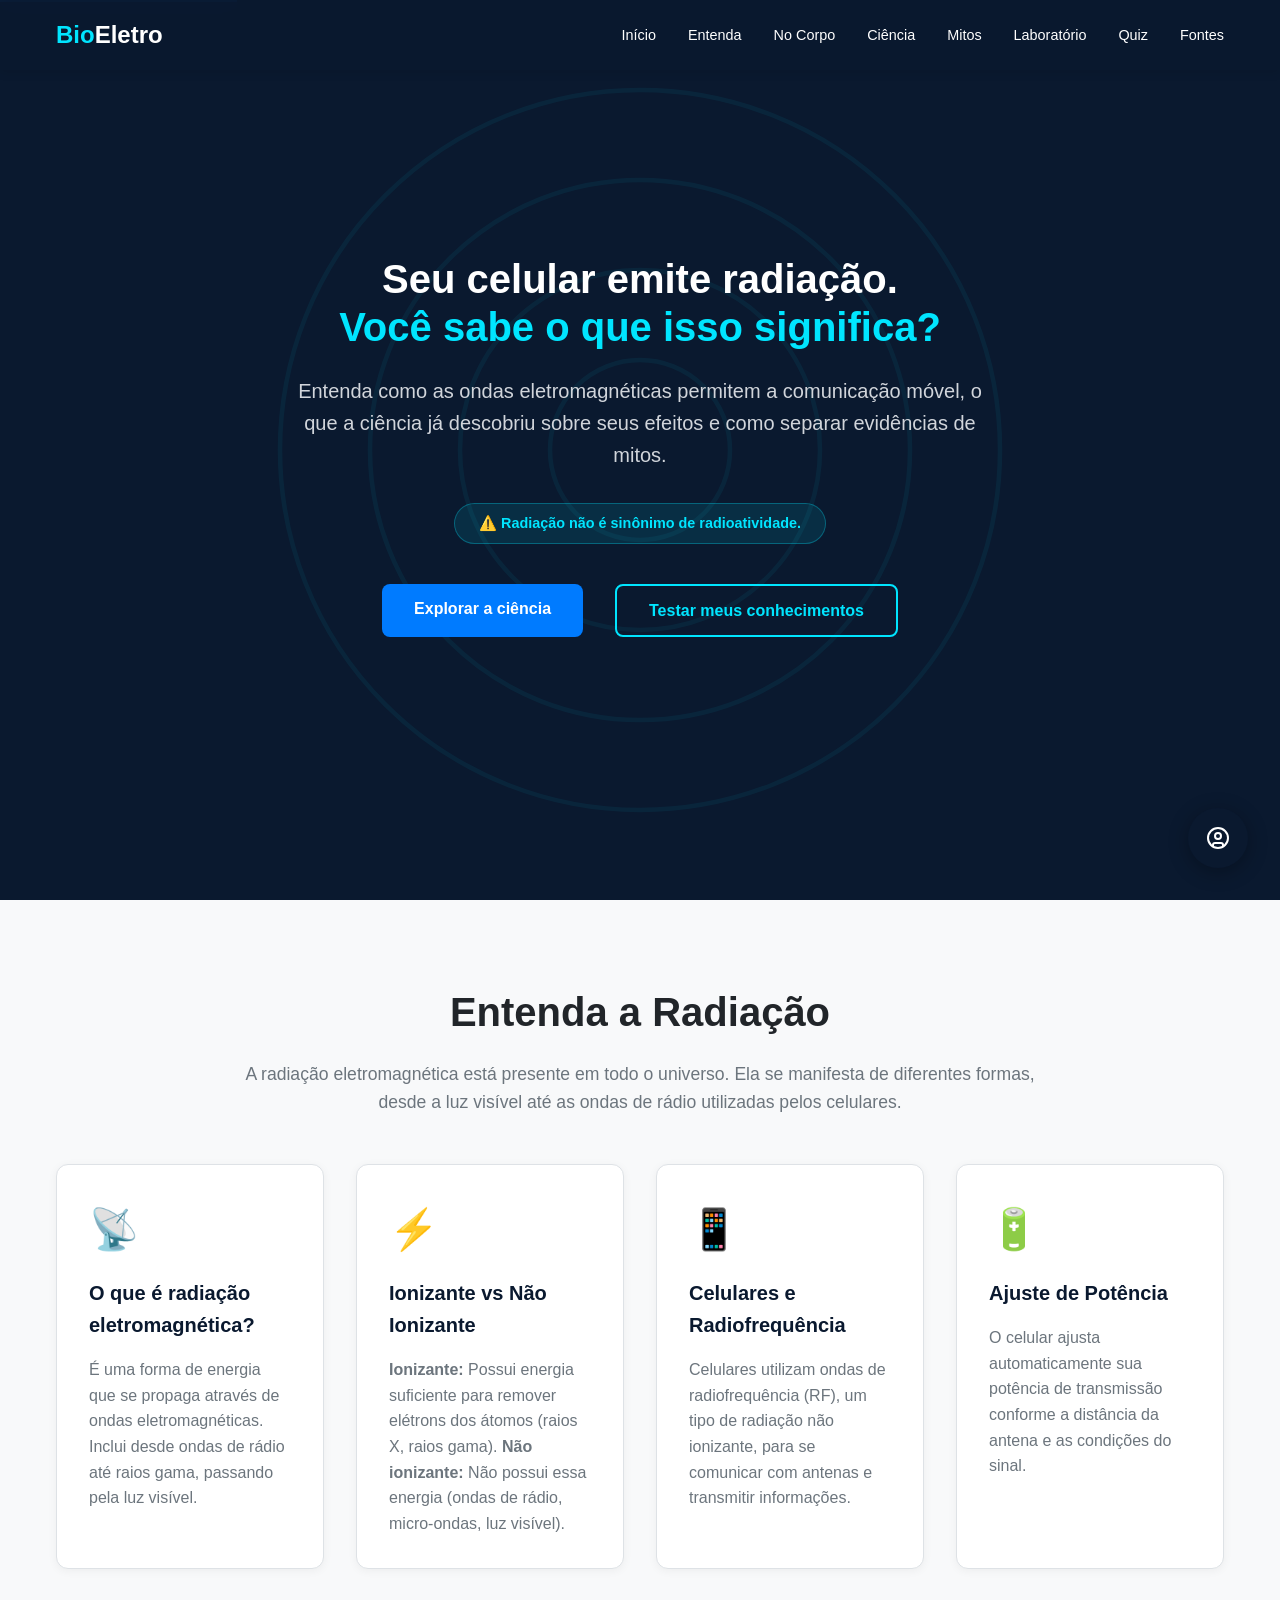
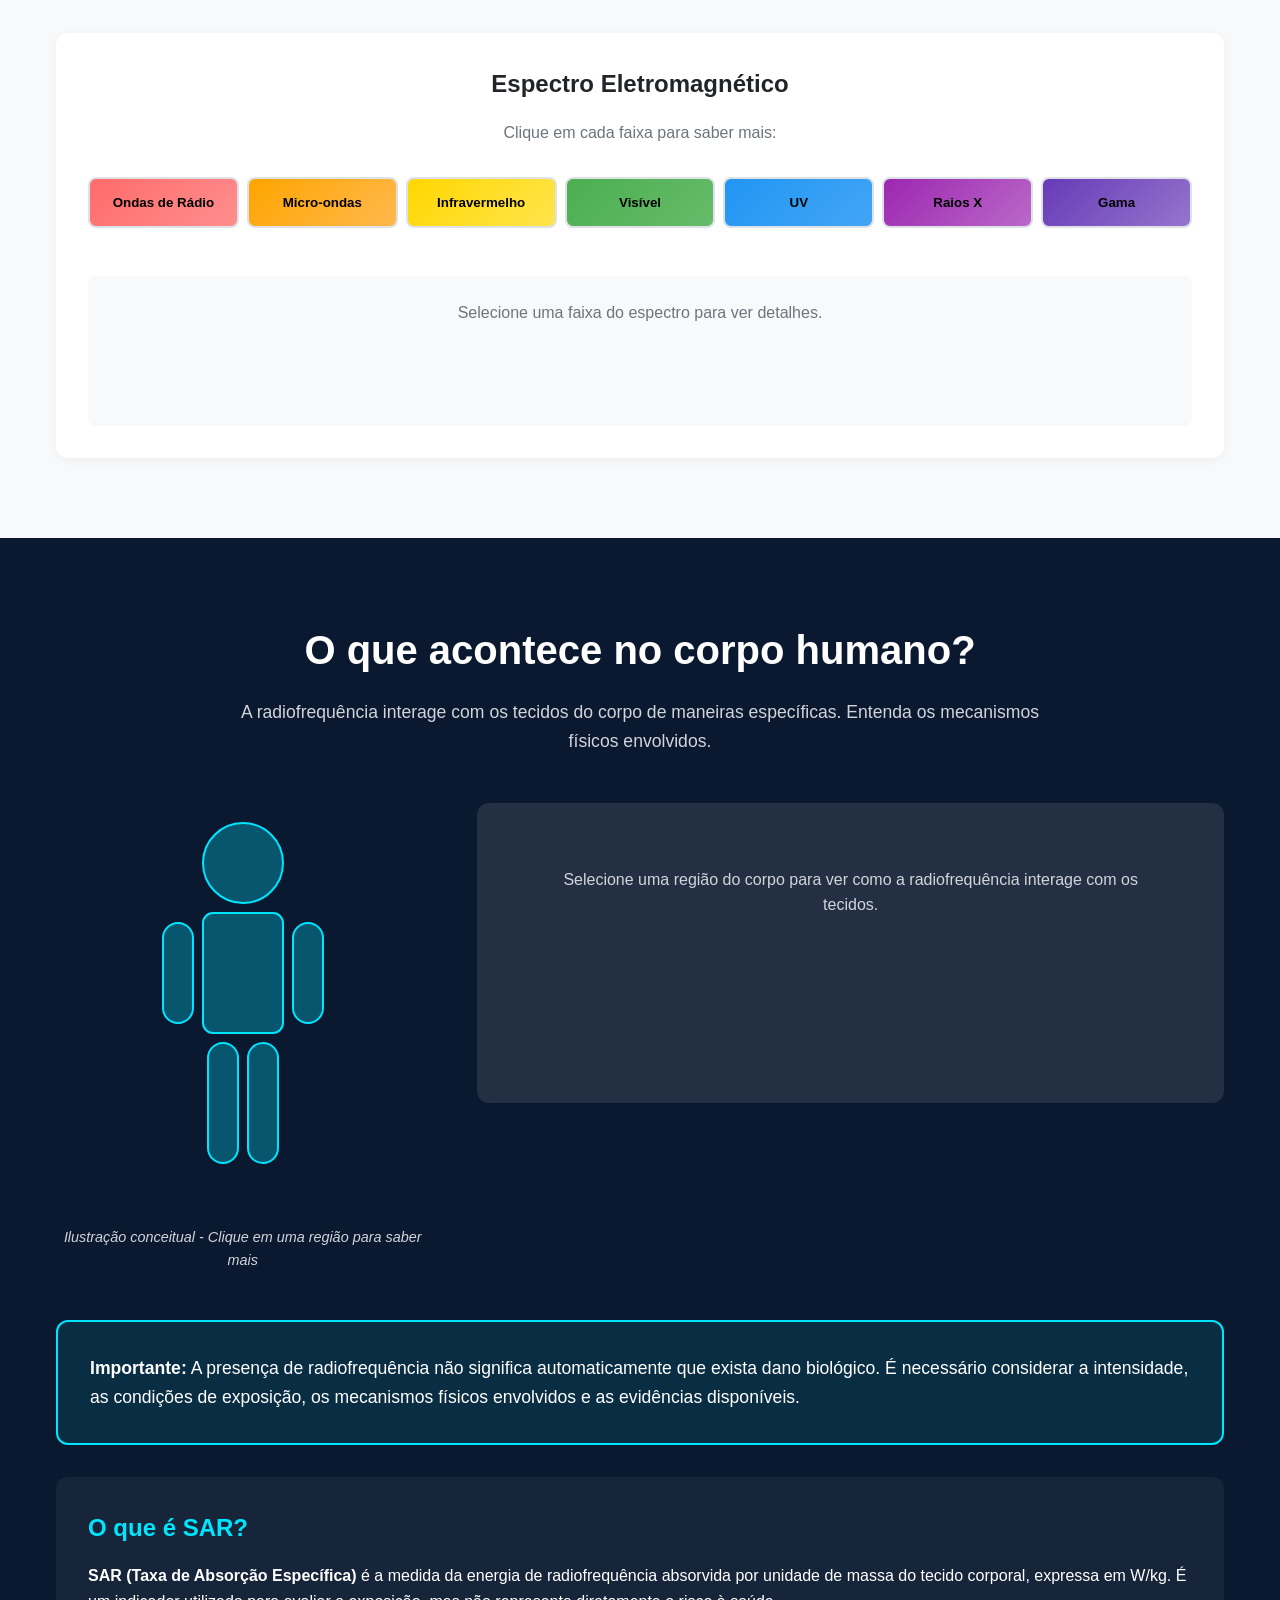
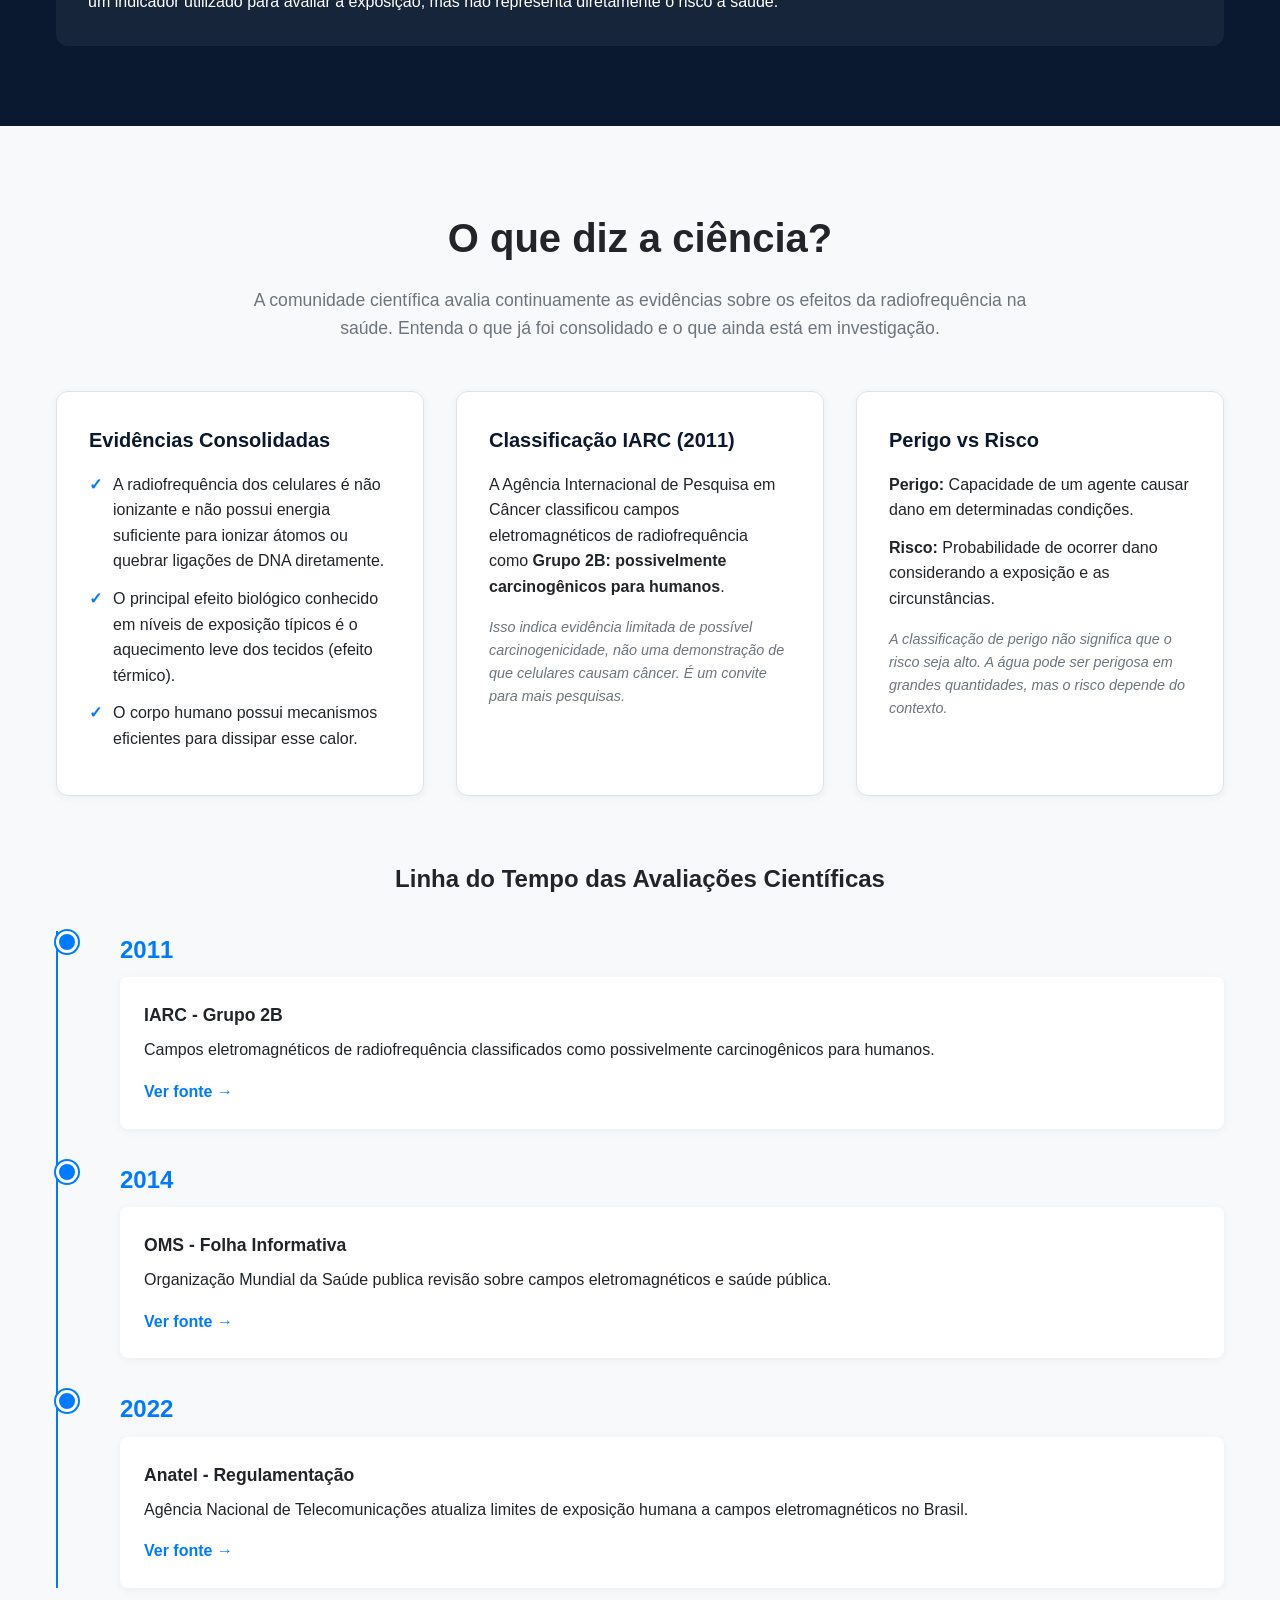
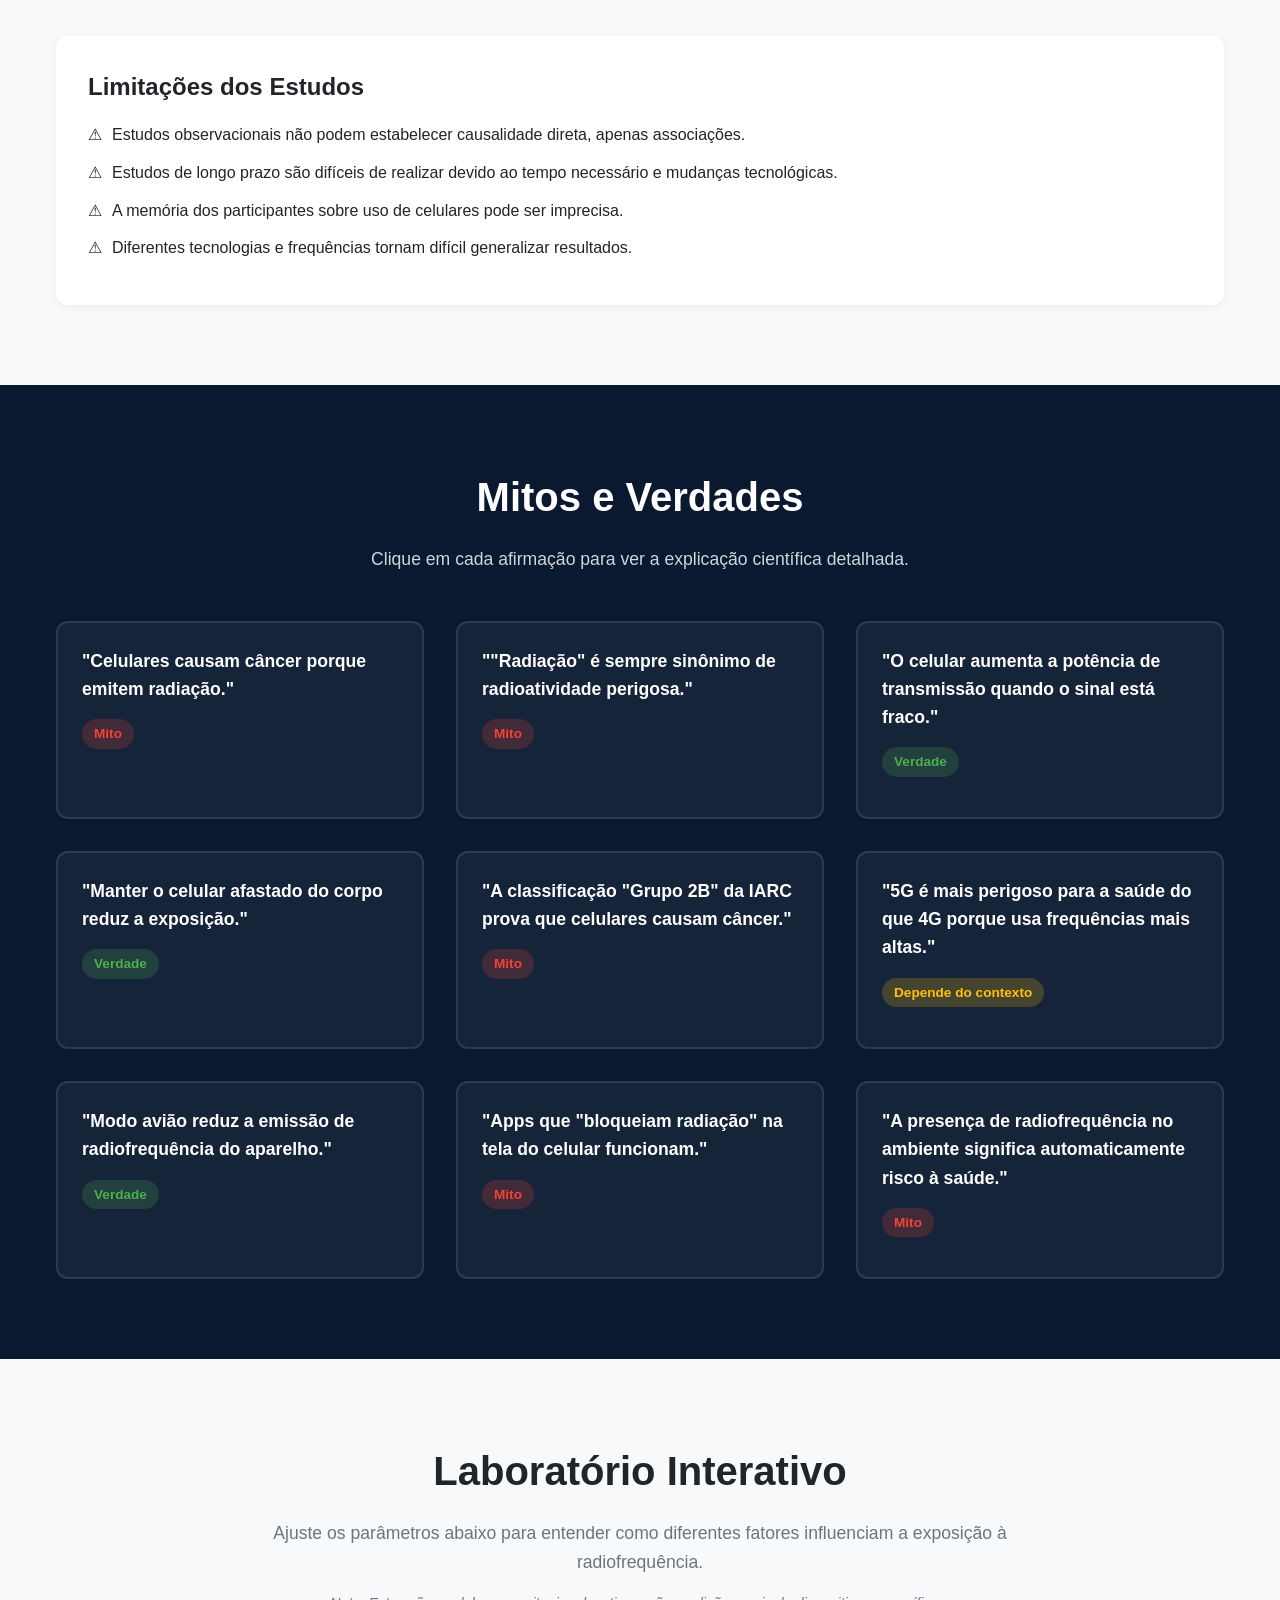
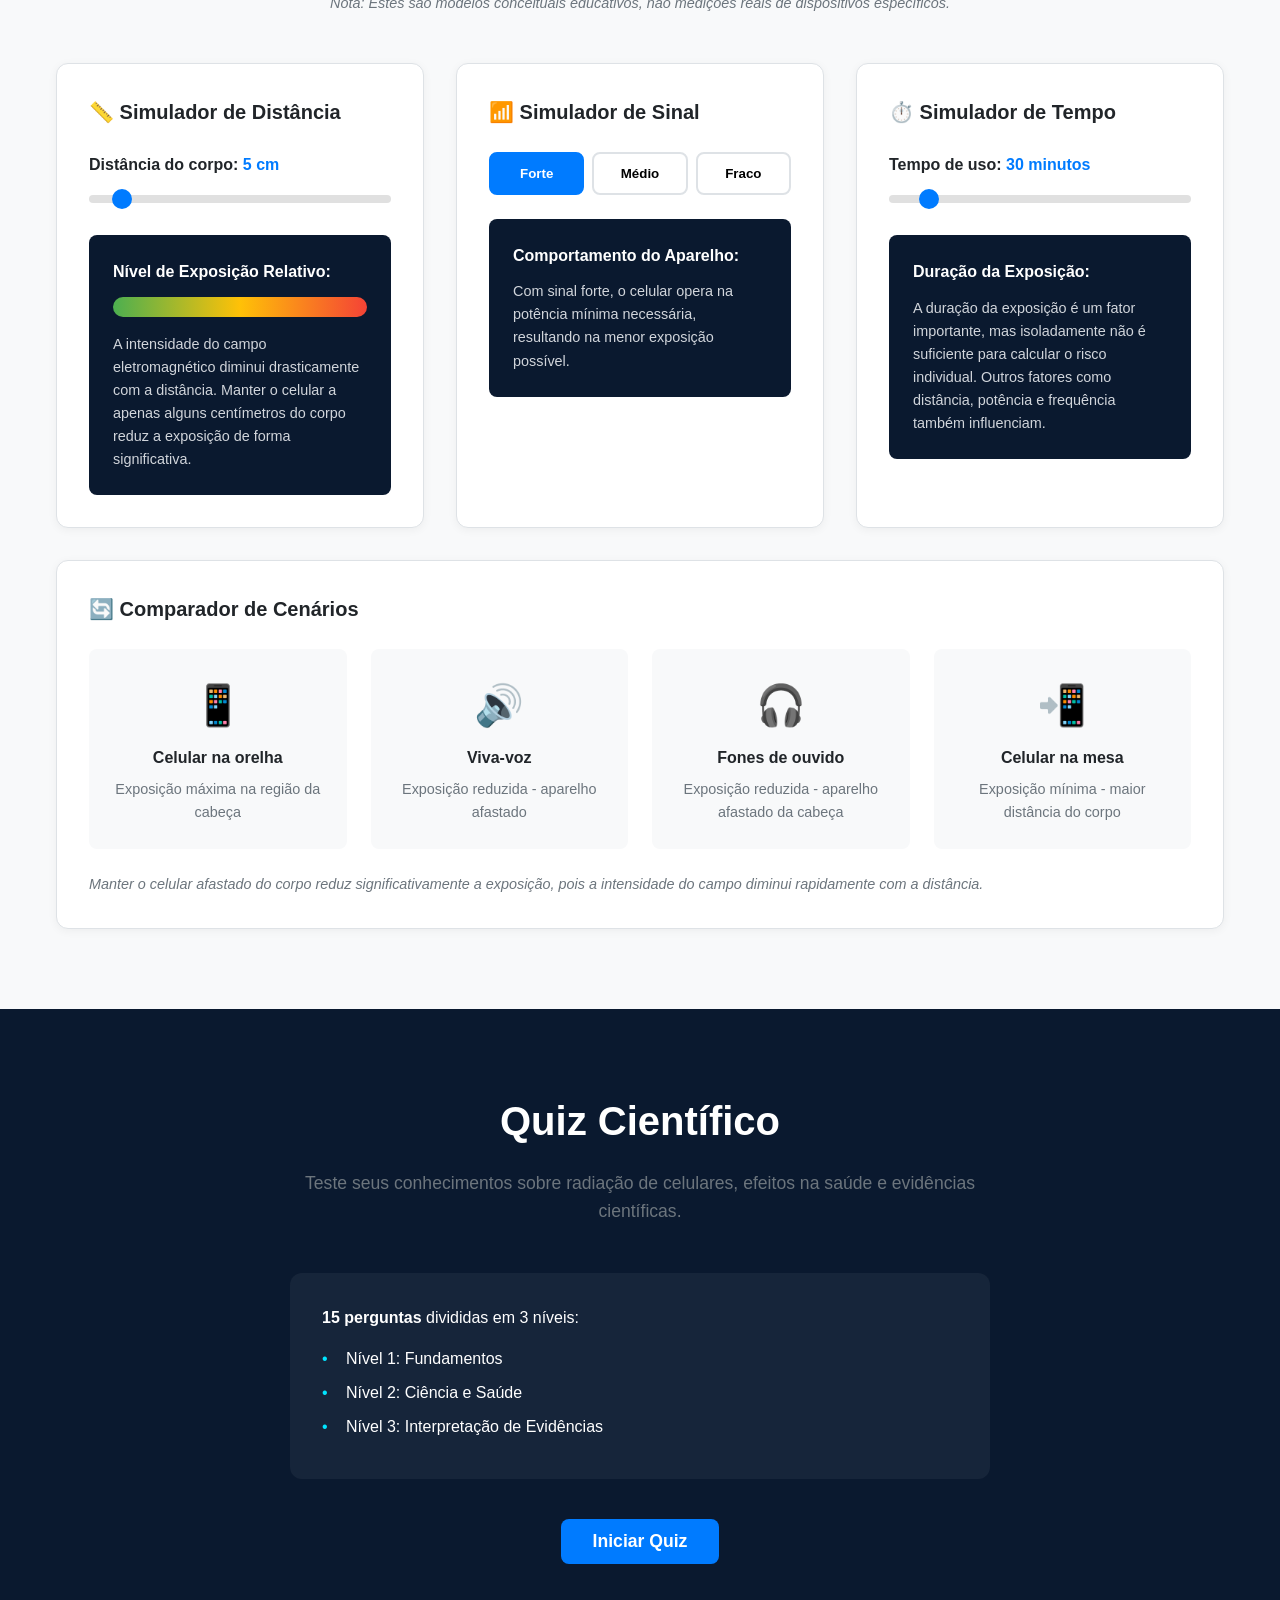
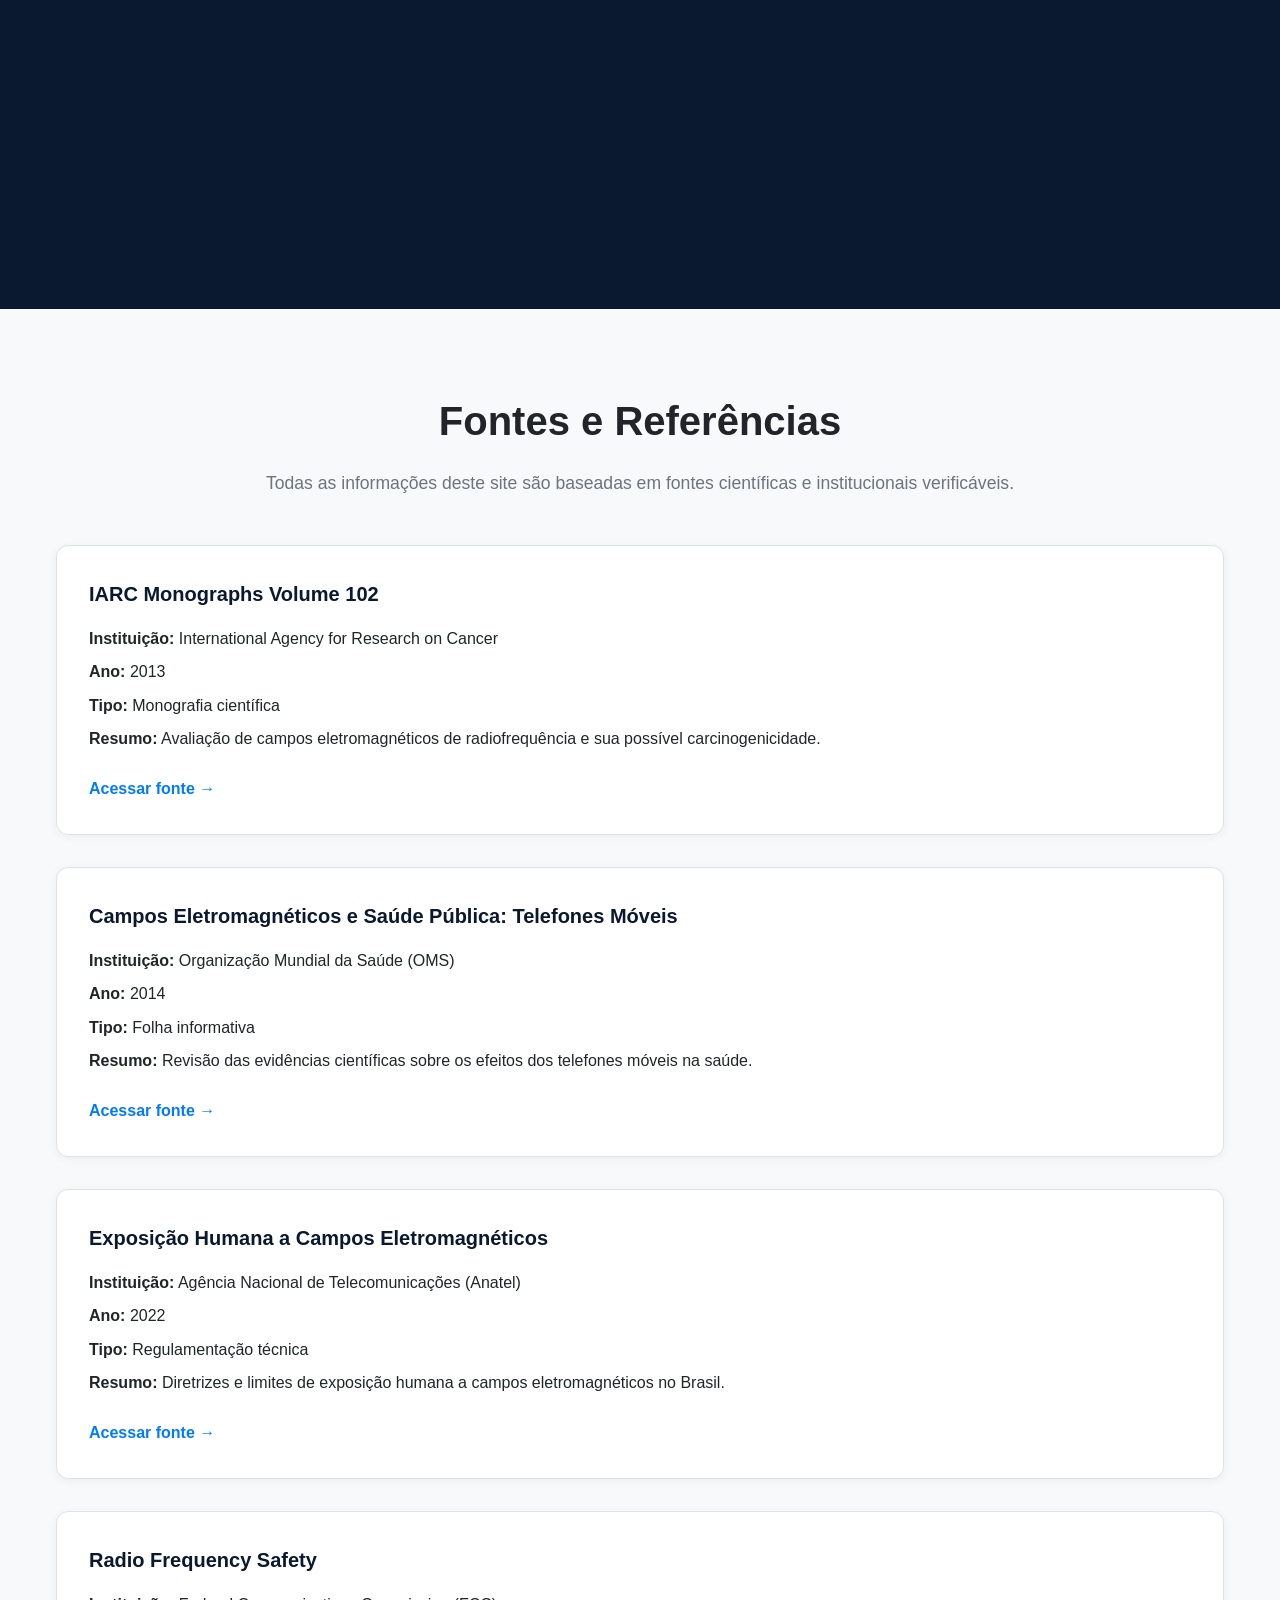
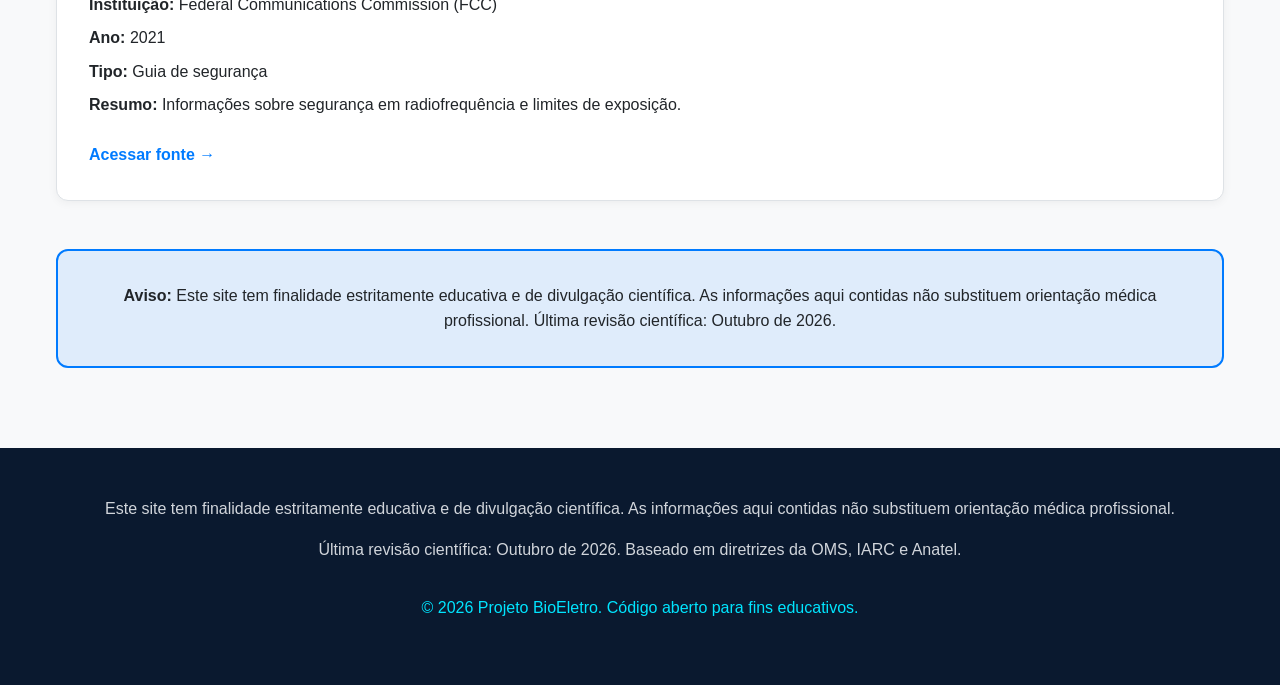
<file: index.html>
<!DOCTYPE html>
<html lang="pt-BR">
<head>
    <meta charset="UTF-8">
    <meta name="viewport" content="width=device-width, initial-scale=1.0">
    <meta name="description" content="Site educativo sobre radiação de celulares, efeitos na saúde e evidências científicas">
    <title>BioEletro - Entenda a Radiação dos Celulares</title>
    
    <!-- CSS Externo -->
    <link rel="stylesheet" href="style.css">
    
    <!-- Fallback: CSS Inline caso o arquivo externo não carregue -->
    <style id="fallback-styles">
        /* Reset básico */
        * {
            margin: 0;
            padding: 0;
            box-sizing: border-box;
        }
        
        body {
            font-family: -apple-system, BlinkMacSystemFont, 'Segoe UI', sans-serif;
            line-height: 1.6;
            color: #212529;
            background-color: #F8F9FA;
        }
        
        .container {
            max-width: 1200px;
            margin: 0 auto;
            padding: 0 1rem;
        }
        
        /* Hero básico */
        .hero {
            min-height: 100vh;
            display: flex;
            align-items: center;
            justify-content: center;
            background: #0A192F;
            color: white;
            padding: 2rem 1rem;
            text-align: center;
        }
        
        .hero h1 {
            font-size: 2.5rem;
            margin-bottom: 1.5rem;
        }
        
        .text-cyan {
            color: #00E5FF;
        }
        
        .btn {
            display: inline-block;
            padding: 0.75rem 2rem;
            border-radius: 8px;
            font-weight: 600;
            text-decoration: none;
            border: none;
            cursor: pointer;
            margin: 0.5rem;
        }
        
        .btn-primary {
            background: #007BFF;
            color: white;
        }
        
        .btn-secondary {
            background: transparent;
            border: 2px solid #00E5FF;
            color: #00E5FF;
        }
        
        .section {
            padding: 5rem 0;
        }
        
        .section-title {
            font-size: 2.5rem;
            font-weight: 700;
            margin-bottom: 1rem;
            text-align: center;
        }
        
        /* Mensagem de debug */
        #css-debug {
            position: fixed;
            top: 10px;
            right: 10px;
            background: #4CAF50;
            color: white;
            padding: 10px;
            border-radius: 5px;
            z-index: 9999;
            font-size: 12px;
            display: none;
        }
    </style>
    
    <!-- Google Fonts -->
    <link rel="preconnect" href="https://fonts.googleapis.com">
    <link rel="preconnect" href="https://fonts.gstatic.com" crossorigin>
    <link href="https://fonts.googleapis.com/css2?family=Inter:wght@400;500;600;700&display=swap" rel="stylesheet">
</head>
<body>
    <!-- Debug: Mostra se o CSS carregou -->
    <div id="css-debug">✓ CSS carregado com sucesso</div>

    <!-- Skip Link -->
    <a href="#main-content" class="skip-link">Pular para o conteúdo principal</a>

    <!-- Header -->
    <header class="header">
        <nav class="nav-container">
            <div class="logo">
                <span class="logo-highlight">Bio</span>Eletro
            </div>
            <button class="mobile-menu-btn" aria-label="Abrir menu" aria-expanded="false">
                <span></span>
                <span></span>
                <span></span>
            </button>
            <ul class="nav-menu">
                <li><a href="#inicio">Início</a></li>
                <li><a href="#entenda">Entenda</a></li>
                <li><a href="#corpo">No Corpo</a></li>
                <li><a href="#ciencia">Ciência</a></li>
                <li><a href="#mitos">Mitos</a></li>
                <li><a href="#laboratorio">Laboratório</a></li>
                <li><a href="#quiz">Quiz</a></li>
                <li><a href="#fontes">Fontes</a></li>
            </ul>
        </nav>
    </header>

    <!-- Main Content -->
    <main id="main-content">
        <!-- Hero Section -->
        <section id="inicio" class="hero">
            <div class="hero-background" aria-hidden="true">
                <svg viewBox="0 0 100 100" class="hero-waves">
                    <circle cx="50" cy="50" r="10" fill="none" stroke="#00E5FF" stroke-width="0.5" opacity="0.3"/>
                    <circle cx="50" cy="50" r="20" fill="none" stroke="#00E5FF" stroke-width="0.5" opacity="0.3"/>
                    <circle cx="50" cy="50" r="30" fill="none" stroke="#00E5FF" stroke-width="0.5" opacity="0.3"/>
                    <circle cx="50" cy="50" r="40" fill="none" stroke="#00E5FF" stroke-width="0.5" opacity="0.3"/>
                </svg>
            </div>
            <div class="hero-content">
                <h1>
                    Seu celular emite radiação. <br>
                    <span class="text-cyan">Você sabe o que isso significa?</span>
                </h1>
                <p class="hero-subtitle">
                    Entenda como as ondas eletromagnéticas permitem a comunicação móvel, o que a ciência já descobriu sobre seus efeitos e como separar evidências de mitos.
                </p>
                <div class="hero-warning">
                    <p>⚠️ Radiação não é sinônimo de radioatividade.</p>
                </div>
                <div class="hero-buttons">
                    <a href="#entenda" class="btn btn-primary">Explorar a ciência</a>
                    <a href="#quiz" class="btn btn-secondary">Testar meus conhecimentos</a>
                </div>
            </div>
        </section>

        <!-- Entenda a Radiação -->
        <section id="entenda" class="section section-light">
            <div class="container">
                <h2 class="section-title">Entenda a Radiação</h2>
                <p class="section-intro">
                    A radiação eletromagnética está presente em todo o universo. Ela se manifesta de diferentes formas, desde a luz visível até as ondas de rádio utilizadas pelos celulares.
                </p>

                <div class="info-grid">
                    <div class="info-card">
                        <div class="info-icon">📡</div>
                        <h3>O que é radiação eletromagnética?</h3>
                        <p>É uma forma de energia que se propaga através de ondas eletromagnéticas. Inclui desde ondas de rádio até raios gama, passando pela luz visível.</p>
                    </div>
                    <div class="info-card">
                        <div class="info-icon">⚡</div>
                        <h3>Ionizante vs Não Ionizante</h3>
                        <p><strong>Ionizante:</strong> Possui energia suficiente para remover elétrons dos átomos (raios X, raios gama). <strong>Não ionizante:</strong> Não possui essa energia (ondas de rádio, micro-ondas, luz visível).</p>
                    </div>
                    <div class="info-card">
                        <div class="info-icon">📱</div>
                        <h3>Celulares e Radiofrequência</h3>
                        <p>Celulares utilizam ondas de radiofrequência (RF), um tipo de radiação não ionizante, para se comunicar com antenas e transmitir informações.</p>
                    </div>
                    <div class="info-card">
                        <div class="info-icon">🔋</div>
                        <h3>Ajuste de Potência</h3>
                        <p>O celular ajusta automaticamente sua potência de transmissão conforme a distância da antena e as condições do sinal.</p>
                    </div>
                </div>

                <!-- Espectro Eletromagnético Interativo -->
                <div class="spectrum-container">
                    <h3 class="spectrum-title">Espectro Eletromagnético</h3>
                    <p class="spectrum-intro">Clique em cada faixa para saber mais:</p>
                    <div class="spectrum-bar">
                        <button class="spectrum-item" data-type="radio" aria-label="Ondas de rádio">
                            <span>Ondas de Rádio</span>
                        </button>
                        <button class="spectrum-item" data-type="microwave" aria-label="Micro-ondas">
                            <span>Micro-ondas</span>
                        </button>
                        <button class="spectrum-item" data-type="infrared" aria-label="Infravermelho">
                            <span>Infravermelho</span>
                        </button>
                        <button class="spectrum-item" data-type="visible" aria-label="Luz visível">
                            <span>Visível</span>
                        </button>
                        <button class="spectrum-item" data-type="uv" aria-label="Ultravioleta">
                            <span>UV</span>
                        </button>
                        <button class="spectrum-item" data-type="xray" aria-label="Raios X">
                            <span>Raios X</span>
                        </button>
                        <button class="spectrum-item" data-type="gamma" aria-label="Raios gama">
                            <span>Gama</span>
                        </button>
                    </div>
                    <div id="spectrum-info" class="spectrum-info" role="region" aria-live="polite">
                        <p class="spectrum-placeholder">Selecione uma faixa do espectro para ver detalhes.</p>
                    </div>
                </div>
            </div>
        </section>

        <!-- O que acontece no corpo -->
        <section id="corpo" class="section section-dark">
            <div class="container">
                <h2 class="section-title">O que acontece no corpo humano?</h2>
                <p class="section-intro">
                    A radiofrequência interage com os tecidos do corpo de maneiras específicas. Entenda os mecanismos físicos envolvidos.
                </p>

                <div class="body-grid">
                    <div class="body-illustration">
                        <svg viewBox="0 0 200 400" class="body-svg">
                            <!-- Cabeça -->
                            <circle cx="100" cy="60" r="40" class="body-part" data-region="cabeca" tabindex="0" role="button" aria-label="Selecionar região: Cabeça"/>
                            <!-- Tronco -->
                            <rect x="60" y="110" width="80" height="120" rx="10" class="body-part" data-region="tronco" tabindex="0" role="button" aria-label="Selecionar região: Tronco"/>
                            <!-- Braços -->
                            <rect x="20" y="120" width="30" height="100" rx="15" class="body-part" data-region="mao" tabindex="0" role="button" aria-label="Selecionar região: Mão"/>
                            <rect x="150" y="120" width="30" height="100" rx="15" class="body-part" data-region="mao" tabindex="0" role="button" aria-label="Selecionar região: Mão"/>
                            <!-- Pernas -->
                            <rect x="65" y="240" width="30" height="120" rx="15" class="body-part" data-region="pele" tabindex="0" role="button" aria-label="Selecionar região: Pele"/>
                            <rect x="105" y="240" width="30" height="120" rx="15" class="body-part" data-region="pele" tabindex="0" role="button" aria-label="Selecionar região: Pele"/>
                        </svg>
                        <p class="body-caption">Ilustração conceitual - Clique em uma região para saber mais</p>
                    </div>
                    <div id="body-info" class="body-info" role="region" aria-live="polite">
                        <p class="body-placeholder">Selecione uma região do corpo para ver como a radiofrequência interage com os tecidos.</p>
                    </div>
                </div>

                <div class="highlight-box">
                    <p><strong>Importante:</strong> A presença de radiofrequência não significa automaticamente que exista dano biológico. É necessário considerar a intensidade, as condições de exposição, os mecanismos físicos envolvidos e as evidências disponíveis.</p>
                </div>

                <div class="sar-explanation">
                    <h3>O que é SAR?</h3>
                    <p><strong>SAR (Taxa de Absorção Específica)</strong> é a medida da energia de radiofrequência absorvida por unidade de massa do tecido corporal, expressa em W/kg. É um indicador utilizado para avaliar a exposição, mas não representa diretamente o risco à saúde.</p>
                </div>
            </div>
        </section>

        <!-- O que diz a ciência -->
        <section id="ciencia" class="section section-light">
            <div class="container">
                <h2 class="section-title">O que diz a ciência?</h2>
                <p class="section-intro">
                    A comunidade científica avalia continuamente as evidências sobre os efeitos da radiofrequência na saúde. Entenda o que já foi consolidado e o que ainda está em investigação.
                </p>

                <div class="science-cards">
                    <div class="science-card">
                        <h3>Evidências Consolidadas</h3>
                        <ul>
                            <li>A radiofrequência dos celulares é não ionizante e não possui energia suficiente para ionizar átomos ou quebrar ligações de DNA diretamente.</li>
                            <li>O principal efeito biológico conhecido em níveis de exposição típicos é o aquecimento leve dos tecidos (efeito térmico).</li>
                            <li>O corpo humano possui mecanismos eficientes para dissipar esse calor.</li>
                        </ul>
                    </div>
                    <div class="science-card">
                        <h3>Classificação IARC (2011)</h3>
                        <p>A Agência Internacional de Pesquisa em Câncer classificou campos eletromagnéticos de radiofrequência como <strong>Grupo 2B: possivelmente carcinogênicos para humanos</strong>.</p>
                        <p class="science-note">Isso indica evidência limitada de possível carcinogenicidade, não uma demonstração de que celulares causam câncer. É um convite para mais pesquisas.</p>
                    </div>
                    <div class="science-card">
                        <h3>Perigo vs Risco</h3>
                        <p><strong>Perigo:</strong> Capacidade de um agente causar dano em determinadas condições.</p>
                        <p><strong>Risco:</strong> Probabilidade de ocorrer dano considerando a exposição e as circunstâncias.</p>
                        <p class="science-note">A classificação de perigo não significa que o risco seja alto. A água pode ser perigosa em grandes quantidades, mas o risco depende do contexto.</p>
                    </div>
                </div>

                <!-- Timeline -->
                <div class="timeline">
                    <h3 class="timeline-title">Linha do Tempo das Avaliações Científicas</h3>
                    <div class="timeline-items">
                        <div class="timeline-item">
                            <div class="timeline-year">2011</div>
                            <div class="timeline-content">
                                <h4>IARC - Grupo 2B</h4>
                                <p>Campos eletromagnéticos de radiofrequência classificados como possivelmente carcinogênicos para humanos.</p>
                                <a href="https://monographs.iarc.who.int/monograph/M102" target="_blank" rel="noopener" class="timeline-link">Ver fonte →</a>
                            </div>
                        </div>
                        <div class="timeline-item">
                            <div class="timeline-year">2014</div>
                            <div class="timeline-content">
                                <h4>OMS - Folha Informativa</h4>
                                <p>Organização Mundial da Saúde publica revisão sobre campos eletromagnéticos e saúde pública.</p>
                                <a href="https://www.who.int/news-room/fact-sheets/detail/electromagnetic-fields-and-public-health-mobile-phones" target="_blank" rel="noopener" class="timeline-link">Ver fonte →</a>
                            </div>
                        </div>
                        <div class="timeline-item">
                            <div class="timeline-year">2022</div>
                            <div class="timeline-content">
                                <h4>Anatel - Regulamentação</h4>
                                <p>Agência Nacional de Telecomunicações atualiza limites de exposição humana a campos eletromagnéticos no Brasil.</p>
                                <a href="https://www.gov.br/anatel/pt-br/regulado/frequencia-e-radiofrequencia/campos-eletromagneticos" target="_blank" rel="noopener" class="timeline-link">Ver fonte →</a>
                            </div>
                        </div>
                    </div>
                </div>

                <div class="science-limitations">
                    <h3>Limitações dos Estudos</h3>
                    <ul>
                        <li>Estudos observacionais não podem estabelecer causalidade direta, apenas associações.</li>
                        <li>Estudos de longo prazo são difíceis de realizar devido ao tempo necessário e mudanças tecnológicas.</li>
                        <li>A memória dos participantes sobre uso de celulares pode ser imprecisa.</li>
                        <li>Diferentes tecnologias e frequências tornam difícil generalizar resultados.</li>
                    </ul>
                </div>
            </div>
        </section>

        <!-- Mitos e Verdades -->
        <section id="mitos" class="section section-dark">
            <div class="container">
                <h2 class="section-title">Mitos e Verdades</h2>
                <p class="section-intro">
                    Clique em cada afirmação para ver a explicação científica detalhada.
                </p>

                <div class="myths-grid" id="myths-container">
                    <!-- Cards serão inseridos via JavaScript -->
                </div>
            </div>
        </section>

        <!-- Laboratório Interativo -->
        <section id="laboratorio" class="section section-light">
            <div class="container">
                <h2 class="section-title">Laboratório Interativo</h2>
                <p class="section-intro">
                    Ajuste os parâmetros abaixo para entender como diferentes fatores influenciam a exposição à radiofrequência.
                </p>
                <p class="section-note">
                    Nota: Estes são modelos conceituais educativos, não medições reais de dispositivos específicos.
                </p>

                <div class="lab-grid">
                    <!-- Simulador A: Distância -->
                    <div class="lab-card">
                        <h3>📏 Simulador de Distância</h3>
                        <div class="lab-control">
                            <label for="distance-slider">
                                Distância do corpo: <span id="distance-value" class="value-highlight">5 cm</span>
                            </label>
                            <input 
                                type="range" 
                                id="distance-slider" 
                                min="1" 
                                max="50" 
                                value="5"
                                aria-valuemin="1"
                                aria-valuemax="50"
                                aria-valuenow="5"
                                aria-label="Controle deslizante de distância em centímetros"
                            >
                        </div>
                        <div class="lab-result">
                            <p class="lab-result-title">Nível de Exposição Relativo:</p>
                            <div class="lab-bar">
                                <div id="distance-bar" class="lab-bar-fill" style="width: 80%"></div>
                            </div>
                            <p class="lab-explanation">
                                A intensidade do campo eletromagnético diminui drasticamente com a distância. Manter o celular a apenas alguns centímetros do corpo reduz a exposição de forma significativa.
                            </p>
                        </div>
                    </div>

                    <!-- Simulador B: Sinal -->
                    <div class="lab-card">
                        <h3>📶 Simulador de Sinal</h3>
                        <div class="lab-buttons">
                            <button class="lab-btn active" data-signal="strong">Forte</button>
                            <button class="lab-btn" data-signal="medium">Médio</button>
                            <button class="lab-btn" data-signal="weak">Fraco</button>
                        </div>
                        <div class="lab-result">
                            <p class="lab-result-title">Comportamento do Aparelho:</p>
                            <p id="signal-explanation" class="lab-explanation">
                                Com sinal forte, o celular opera na potência mínima necessária, resultando na menor exposição possível.
                            </p>
                        </div>
                    </div>

                    <!-- Simulador C: Tempo -->
                    <div class="lab-card">
                        <h3>⏱️ Simulador de Tempo</h3>
                        <div class="lab-control">
                            <label for="time-slider">
                                Tempo de uso: <span id="time-value" class="value-highlight">30 minutos</span>
                            </label>
                            <input 
                                type="range" 
                                id="time-slider" 
                                min="5" 
                                max="240" 
                                value="30"
                                step="5"
                                aria-valuemin="5"
                                aria-valuemax="240"
                                aria-valuenow="30"
                                aria-label="Controle deslizante de tempo em minutos"
                            >
                        </div>
                        <div class="lab-result">
                            <p class="lab-result-title">Duração da Exposição:</p>
                            <p class="lab-explanation">
                                A duração da exposição é um fator importante, mas isoladamente não é suficiente para calcular o risco individual. Outros fatores como distância, potência e frequência também influenciam.
                            </p>
                        </div>
                    </div>

                    <!-- Simulador D: Cenários -->
                    <div class="lab-card lab-card-wide">
                        <h3>🔄 Comparador de Cenários</h3>
                        <div class="scenario-grid">
                            <div class="scenario-item">
                                <div class="scenario-icon">📱</div>
                                <h4>Celular na orelha</h4>
                                <p>Exposição máxima na região da cabeça</p>
                            </div>
                            <div class="scenario-item">
                                <div class="scenario-icon">🔊</div>
                                <h4>Viva-voz</h4>
                                <p>Exposição reduzida - aparelho afastado</p>
                            </div>
                            <div class="scenario-item">
                                <div class="scenario-icon">🎧</div>
                                <h4>Fones de ouvido</h4>
                                <p>Exposição reduzida - aparelho afastado da cabeça</p>
                            </div>
                            <div class="scenario-item">
                                <div class="scenario-icon">📲</div>
                                <h4>Celular na mesa</h4>
                                <p>Exposição mínima - maior distância do corpo</p>
                            </div>
                        </div>
                        <p class="lab-note">
                            Manter o celular afastado do corpo reduz significativamente a exposição, pois a intensidade do campo diminui rapidamente com a distância.
                        </p>
                    </div>
                </div>
            </div>
        </section>

        <!-- Quiz -->
        <section id="quiz" class="section section-quiz">
            <div class="container">
                <div id="quiz-intro" class="quiz-intro">
                    <h2 class="section-title">Quiz Científico</h2>
                    <p class="section-intro">
                        Teste seus conhecimentos sobre radiação de celulares, efeitos na saúde e evidências científicas.
                    </p>
                    <div class="quiz-info">
                        <p><strong>15 perguntas</strong> divididas em 3 níveis:</p>
                        <ul>
                            <li>Nível 1: Fundamentos</li>
                            <li>Nível 2: Ciência e Saúde</li>
                            <li>Nível 3: Interpretação de Evidências</li>
                        </ul>
                    </div>
                    <button id="start-quiz" class="btn btn-primary btn-large">Iniciar Quiz</button>
                </div>

                <div id="quiz-content" class="quiz-content" style="display: none;">
                    <div class="quiz-header">
                        <span class="quiz-progress-text">Questão <span id="current-question">1</span> de <span id="total-questions">15</span></span>
                        <span class="quiz-level">Nível: <span id="quiz-level">Fundamentos</span></span>
                    </div>
                    <div class="quiz-progress-bar">
                        <div id="quiz-progress-fill" class="quiz-progress-fill" style="width: 6.67%"></div>
                    </div>

                    <div class="quiz-card">
                        <h3 id="quiz-question" class="quiz-question"></h3>
                        <div id="quiz-options" class="quiz-options" role="radiogroup" aria-label="Opções de resposta">
                            <!-- Options will be inserted via JavaScript -->
                        </div>
                        <div id="quiz-feedback" class="quiz-feedback" style="display: none;" role="status" aria-live="polite">
                            <p id="feedback-result" class="feedback-result"></p>
                            <p id="feedback-explanation" class="feedback-explanation"></p>
                            <p id="feedback-reference" class="feedback-reference"></p>
                            <button id="next-question" class="btn btn-primary">Próxima Questão</button>
                        </div>
                    </div>
                </div>

                <div id="quiz-result" class="quiz-result" style="display: none;">
                    <h2 class="section-title">Resultado do Quiz</h2>
                    <div class="result-score">
                        <span id="final-score">0</span> / <span id="final-total">15</span>
                    </div>
                    <p id="result-classification" class="result-classification"></p>
                    <p id="result-message" class="result-message"></p>
                    <div class="result-buttons">
                        <button id="restart-quiz" class="btn btn-primary">Refazer Quiz</button>
                        <a href="#entenda" class="btn btn-secondary">Revisar Conteúdo</a>
                    </div>
                </div>
            </div>
        </section>

        <!-- Fontes -->
        <section id="fontes" class="section section-light">
            <div class="container">
                <h2 class="section-title">Fontes e Referências</h2>
                <p class="section-intro">
                    Todas as informações deste site são baseadas em fontes científicas e institucionais verificáveis.
                </p>

                <div class="sources-list">
                    <div class="source-item">
                        <h3>IARC Monographs Volume 102</h3>
                        <p><strong>Instituição:</strong> International Agency for Research on Cancer</p>
                        <p><strong>Ano:</strong> 2013</p>
                        <p><strong>Tipo:</strong> Monografia científica</p>
                        <p><strong>Resumo:</strong> Avaliação de campos eletromagnéticos de radiofrequência e sua possível carcinogenicidade.</p>
                        <a href="https://monographs.iarc.who.int/monograph/M102" target="_blank" rel="noopener" class="source-link">Acessar fonte →</a>
                    </div>

                    <div class="source-item">
                        <h3>Campos Eletromagnéticos e Saúde Pública: Telefones Móveis</h3>
                        <p><strong>Instituição:</strong> Organização Mundial da Saúde (OMS)</p>
                        <p><strong>Ano:</strong> 2014</p>
                        <p><strong>Tipo:</strong> Folha informativa</p>
                        <p><strong>Resumo:</strong> Revisão das evidências científicas sobre os efeitos dos telefones móveis na saúde.</p>
                        <a href="https://www.who.int/news-room/fact-sheets/detail/electromagnetic-fields-and-public-health-mobile-phones" target="_blank" rel="noopener" class="source-link">Acessar fonte →</a>
                    </div>

                    <div class="source-item">
                        <h3>Exposição Humana a Campos Eletromagnéticos</h3>
                        <p><strong>Instituição:</strong> Agência Nacional de Telecomunicações (Anatel)</p>
                        <p><strong>Ano:</strong> 2022</p>
                        <p><strong>Tipo:</strong> Regulamentação técnica</p>
                        <p><strong>Resumo:</strong> Diretrizes e limites de exposição humana a campos eletromagnéticos no Brasil.</p>
                        <a href="https://www.gov.br/anatel/pt-br/regulado/frequencia-e-radiofrequencia/campos-eletromagneticos" target="_blank" rel="noopener" class="source-link">Acessar fonte →</a>
                    </div>

                    <div class="source-item">
                        <h3>Radio Frequency Safety</h3>
                        <p><strong>Instituição:</strong> Federal Communications Commission (FCC)</p>
                        <p><strong>Ano:</strong> 2021</p>
                        <p><strong>Tipo:</strong> Guia de segurança</p>
                        <p><strong>Resumo:</strong> Informações sobre segurança em radiofrequência e limites de exposição.</p>
                        <a href="https://www.fcc.gov/general/radio-frequency-safety-0" target="_blank" rel="noopener" class="source-link">Acessar fonte →</a>
                    </div>
                </div>

                <div class="disclaimer">
                    <p><strong>Aviso:</strong> Este site tem finalidade estritamente educativa e de divulgação científica. As informações aqui contidas não substituem orientação médica profissional. Última revisão científica: Outubro de 2026.</p>
                </div>
            </div>
        </section>
    </main>

    <!-- Footer -->
    <footer class="footer">
        <div class="container">
            <p>Este site tem finalidade estritamente educativa e de divulgação científica. As informações aqui contidas não substituem orientação médica profissional.</p>
            <p>Última revisão científica: Outubro de 2026. Baseado em diretrizes da OMS, IARC e Anatel.</p>
            <p class="footer-copyright">© 2026 Projeto BioEletro. Código aberto para fins educativos.</p>
        </div>
    </footer>

    <!-- Accessibility Panel -->
    <div class="accessibility-panel">
        <button id="accessibility-toggle" class="accessibility-toggle" aria-label="Abrir painel de acessibilidade" aria-expanded="false">
            <svg xmlns="http://www.w3.org/2000/svg" width="24" height="24" viewBox="0 0 24 24" fill="none" stroke="currentColor" stroke-width="2">
                <circle cx="12" cy="12" r="10"></circle>
                <circle cx="12" cy="10" r="3"></circle>
                <path d="M7 20.662V19a2 2 0 0 1 2-2h6a2 2 0 0 1 2 2v1.662"></path>
            </svg>
        </button>
        <div id="accessibility-menu" class="accessibility-menu" role="dialog" aria-label="Configurações de acessibilidade" style="display: none;">
            <div class="accessibility-header">
                <h3>Acessibilidade</h3>
                <button id="close-accessibility" aria-label="Fechar painel">✕</button>
            </div>
            <div class="accessibility-options">
                <div class="accessibility-option">
                    <label>Tamanho do Texto</label>
                    <div class="text-size-controls">
                        <button id="decrease-text" aria-label="Diminuir tamanho do texto">A-</button>
                        <button id="increase-text" aria-label="Aumentar tamanho do texto">A+</button>
                    </div>
                </div>
                <div class="accessibility-option">
                    <label>Alto Contraste</label>
                    <button id="toggle-contrast" class="toggle-btn" role="switch" aria-checked="false">
                        <span class="toggle-slider"></span>
                    </button>
                </div>
                <div class="accessibility-option">
                    <label>Reduzir Animações</label>
                    <button id="toggle-motion" class="toggle-btn" role="switch" aria-checked="false">
                        <span class="toggle-slider"></span>
                    </button>
                </div>
                <div class="accessibility-option">
                    <label>Espaçamento de Linha</label>
                    <button id="toggle-line-height" class="toggle-btn" role="switch" aria-checked="false">
                        <span class="toggle-slider"></span>
                    </button>
                </div>
                <button id="reset-accessibility" class="reset-btn">Restaurar padrões</button>
            </div>
        </div>
    </div>

    <!-- Script -->
    <script src="script.js"></script>
    
    <!-- Script de Debug -->
    <script>
        // Verifica se o CSS externo carregou
        window.addEventListener('load', function() {
            const debug = document.getElementById('css-debug');
            const styles = window.getComputedStyle(document.body);
            
            // Se o background-color for diferente do fallback, o CSS externo carregou
            if (styles.backgroundColor !== 'rgb(248, 249, 250)') {
                debug.style.display = 'block';
                setTimeout(() => {
                    debug.style.opacity = '0';
                    setTimeout(() => debug.style.display = 'none', 500);
                }, 3000);
            }
        });
    </script>
</body>
</html>
</file>
<file: style.css>
/* Reset e Variáveis */
* {
    margin: 0;
    padding: 0;
    box-sizing: border-box;
}

:root {
    --deep-blue: #0A192F;
    --electric-blue: #007BFF;
    --cyan: #00E5FF;
    --neutral-light: #F8F9FA;
    --neutral-dark: #212529;
    --text-primary: #212529;
    --text-secondary: #6C757D;
    --border-color: #DEE2E6;
    --font-size-base: 16px;
    --line-height-base: 1.5;
}

/* Acessibilidade - Movimento Reduzido */
@media (prefers-reduced-motion: reduce) {
    *, *::before, *::after {
        animation-duration: 0.01ms !important;
        animation-iteration-count: 1 !important;
        transition-duration: 0.01ms !important;
        scroll-behavior: auto !important;
    }
}

/* Alto Contraste */
.high-contrast {
    --neutral-light: #000000;
    --neutral-dark: #FFFFFF;
    --text-primary: #FFFFFF;
    --text-secondary: #CCCCCC;
    --border-color: #FFFFFF;
}

.high-contrast .info-card,
.high-contrast .science-card,
.high-contrast .lab-card,
.high-contrast .source-item {
    border: 2px solid #FFFFFF;
}

/* Espaçamento de Linha Ampliado */
.expanded-line-height {
    --line-height-base: 1.8;
}

/* Base */
html {
    font-size: var(--font-size-base);
    scroll-behavior: smooth;
}

body {
    font-family: 'Inter', -apple-system, BlinkMacSystemFont, 'Segoe UI', sans-serif;
    line-height: var(--line-height-base);
    color: var(--text-primary);
    background-color: var(--neutral-light);
}

/* Skip Link */
.skip-link {
    position: absolute;
    top: -40px;
    left: 0;
    background: var(--electric-blue);
    color: white;
    padding: 8px;
    text-decoration: none;
    z-index: 100;
}

.skip-link:focus {
    top: 0;
}

/* Foco Visível */
:focus-visible {
    outline: 3px solid var(--cyan);
    outline-offset: 2px;
}

/* Container */
.container {
    max-width: 1200px;
    margin: 0 auto;
    padding: 0 1rem;
}

/* Header */
.header {
    position: fixed;
    top: 0;
    width: 100%;
    background: rgba(10, 25, 47, 0.95);
    backdrop-filter: blur(10px);
    z-index: 1000;
    box-shadow: 0 2px 10px rgba(0, 0, 0, 0.1);
}

.nav-container {
    max-width: 1200px;
    margin: 0 auto;
    padding: 1rem;
    display: flex;
    justify-content: space-between;
    align-items: center;
}

.logo {
    font-size: 1.5rem;
    font-weight: 700;
    color: white;
}

.logo-highlight {
    color: var(--cyan);
}

.nav-menu {
    display: flex;
    gap: 2rem;
    list-style: none;
}

.nav-menu a {
    color: white;
    text-decoration: none;
    font-size: 0.9rem;
    font-weight: 500;
    transition: color 0.3s;
}

.nav-menu a:hover {
    color: var(--cyan);
}

.mobile-menu-btn {
    display: none;
    flex-direction: column;
    gap: 4px;
    background: none;
    border: none;
    cursor: pointer;
    padding: 8px;
}

.mobile-menu-btn span {
    width: 25px;
    height: 3px;
    background: white;
    transition: 0.3s;
}

/* Hero Section */
.hero {
    min-height: 100vh;
    display: flex;
    align-items: center;
    justify-content: center;
    background: var(--deep-blue);
    color: white;
    padding: 2rem 1rem;
    position: relative;
    overflow: hidden;
}

.hero-background {
    position: absolute;
    inset: 0;
    opacity: 0.2;
    pointer-events: none;
}

.hero-waves {
    width: 100%;
    height: 100%;
    animation: pulse 8s ease-in-out infinite;
}

@keyframes pulse {
    0%, 100% { transform: scale(1); }
    50% { transform: scale(1.1); }
}

.hero-content {
    position: relative;
    z-index: 10;
    max-width: 900px;
    text-align: center;
}

.hero h1 {
    font-size: clamp(2rem, 5vw, 3.5rem);
    font-weight: 700;
    line-height: 1.2;
    margin-bottom: 1.5rem;
}

.text-cyan {
    color: var(--cyan);
}

.hero-subtitle {
    font-size: clamp(1rem, 2vw, 1.25rem);
    color: #D1D5DB;
    margin-bottom: 2rem;
    max-width: 700px;
    margin-left: auto;
    margin-right: auto;
}

.hero-warning {
    display: inline-block;
    background: rgba(0, 229, 255, 0.1);
    border: 1px solid rgba(0, 229, 255, 0.3);
    border-radius: 50px;
    padding: 0.5rem 1.5rem;
    margin-bottom: 2rem;
}

.hero-warning p {
    color: var(--cyan);
    font-weight: 600;
    font-size: 0.9rem;
}

.hero-buttons {
    display: flex;
    gap: 1rem;
    justify-content: center;
    flex-wrap: wrap;
}

/* Buttons */
.btn {
    display: inline-block;
    padding: 0.75rem 2rem;
    border-radius: 8px;
    font-weight: 600;
    text-decoration: none;
    transition: all 0.3s;
    border: none;
    cursor: pointer;
    font-size: 1rem;
}

.btn-primary {
    background: var(--electric-blue);
    color: white;
}

.btn-primary:hover {
    background: #0056b3;
}

.btn-secondary {
    background: transparent;
    border: 2px solid var(--cyan);
    color: var(--cyan);
}

.btn-secondary:hover {
    background: rgba(0, 229, 255, 0.1);
}

.btn-large {
    padding: 1rem 3rem;
    font-size: 1.1rem;
}

/* Sections */
.section {
    padding: 5rem 0;
}

.section-light {
    background: var(--neutral-light);
}

.section-dark {
    background: var(--deep-blue);
    color: white;
}

.section-title {
    font-size: clamp(2rem, 4vw, 2.5rem);
    font-weight: 700;
    margin-bottom: 1rem;
    text-align: center;
}

.section-intro {
    font-size: 1.1rem;
    text-align: center;
    max-width: 800px;
    margin: 0 auto 3rem;
    color: var(--text-secondary);
}

.section-dark .section-intro {
    color: #D1D5DB;
}

.section-note {
    font-size: 0.9rem;
    text-align: center;
    font-style: italic;
    color: var(--text-secondary);
    margin-top: -2rem;
    margin-bottom: 3rem;
}

/* Info Grid */
.info-grid {
    display: grid;
    grid-template-columns: repeat(auto-fit, minmax(250px, 1fr));
    gap: 2rem;
    margin-bottom: 4rem;
}

.info-card {
    background: white;
    padding: 2rem;
    border-radius: 12px;
    box-shadow: 0 2px 10px rgba(0, 0, 0, 0.05);
    border: 1px solid var(--border-color);
}

.info-icon {
    font-size: 2.5rem;
    margin-bottom: 1rem;
}

.info-card h3 {
    font-size: 1.25rem;
    margin-bottom: 1rem;
    color: var(--deep-blue);
}

.info-card p {
    color: var(--text-secondary);
    line-height: 1.6;
}

/* Spectrum */
.spectrum-container {
    background: white;
    padding: 2rem;
    border-radius: 12px;
    box-shadow: 0 2px 10px rgba(0, 0, 0, 0.05);
}

.spectrum-title {
    font-size: 1.5rem;
    margin-bottom: 1rem;
    text-align: center;
}

.spectrum-intro {
    text-align: center;
    margin-bottom: 2rem;
    color: var(--text-secondary);
}

.spectrum-bar {
    display: flex;
    gap: 0.5rem;
    margin-bottom: 2rem;
    overflow-x: auto;
    padding-bottom: 1rem;
}

.spectrum-item {
    flex: 1;
    min-width: 100px;
    padding: 1rem;
    border: 2px solid var(--border-color);
    border-radius: 8px;
    background: white;
    cursor: pointer;
    transition: all 0.3s;
    font-weight: 600;
    text-align: center;
}

.spectrum-item:hover,
.spectrum-item:focus {
    border-color: var(--electric-blue);
    background: rgba(0, 123, 255, 0.05);
}

.spectrum-item[data-type="radio"] { background: linear-gradient(135deg, #FF6B6B, #FF8E8E); }
.spectrum-item[data-type="microwave"] { background: linear-gradient(135deg, #FFA500, #FFB84D); }
.spectrum-item[data-type="infrared"] { background: linear-gradient(135deg, #FFD700, #FFE44D); }
.spectrum-item[data-type="visible"] { background: linear-gradient(135deg, #4CAF50, #66BB6A); }
.spectrum-item[data-type="uv"] { background: linear-gradient(135deg, #2196F3, #42A5F5); }
.spectrum-item[data-type="xray"] { background: linear-gradient(135deg, #9C27B0, #BA68C8); }
.spectrum-item[data-type="gamma"] { background: linear-gradient(135deg, #673AB7, #9575CD); }

.spectrum-info {
    background: var(--neutral-light);
    padding: 1.5rem;
    border-radius: 8px;
    min-height: 150px;
}

.spectrum-placeholder {
    text-align: center;
    color: var(--text-secondary);
}

.spectrum-detail h4 {
    font-size: 1.25rem;
    margin-bottom: 1rem;
    color: var(--deep-blue);
}

.spectrum-detail p {
    margin-bottom: 0.5rem;
    line-height: 1.6;
}

/* Body Section */
.body-grid {
    display: grid;
    grid-template-columns: 1fr 2fr;
    gap: 3rem;
    margin-bottom: 3rem;
    align-items: start;
}

.body-illustration {
    text-align: center;
}

.body-svg {
    max-width: 200px;
    width: 100%;
    height: auto;
}

.body-part {
    fill: rgba(0, 229, 255, 0.3);
    stroke: var(--cyan);
    stroke-width: 2;
    cursor: pointer;
    transition: all 0.3s;
}

.body-part:hover,
.body-part:focus {
    fill: rgba(0, 229, 255, 0.6);
    stroke-width: 3;
}

.body-caption {
    margin-top: 1rem;
    font-size: 0.9rem;
    color: #D1D5DB;
    font-style: italic;
}

.body-info {
    background: rgba(255, 255, 255, 0.1);
    padding: 2rem;
    border-radius: 12px;
    min-height: 300px;
}

.body-placeholder {
    color: #D1D5DB;
    text-align: center;
    padding: 2rem;
}

.body-detail h4 {
    font-size: 1.5rem;
    margin-bottom: 1rem;
    color: var(--cyan);
}

.body-detail p {
    margin-bottom: 1rem;
    line-height: 1.6;
}

.highlight-box {
    background: rgba(0, 229, 255, 0.1);
    border: 2px solid var(--cyan);
    border-radius: 12px;
    padding: 2rem;
    margin-bottom: 2rem;
}

.highlight-box p {
    font-size: 1.1rem;
    line-height: 1.6;
}

.sar-explanation {
    background: rgba(255, 255, 255, 0.05);
    padding: 2rem;
    border-radius: 12px;
}

.sar-explanation h3 {
    font-size: 1.5rem;
    margin-bottom: 1rem;
    color: var(--cyan);
}

.sar-explanation p {
    line-height: 1.6;
}

/* Science Section */
.science-cards {
    display: grid;
    grid-template-columns: repeat(auto-fit, minmax(300px, 1fr));
    gap: 2rem;
    margin-bottom: 4rem;
}

.science-card {
    background: white;
    padding: 2rem;
    border-radius: 12px;
    box-shadow: 0 2px 10px rgba(0, 0, 0, 0.05);
    border: 1px solid var(--border-color);
}

.science-card h3 {
    font-size: 1.25rem;
    margin-bottom: 1rem;
    color: var(--deep-blue);
}

.science-card ul {
    list-style: none;
    padding-left: 0;
}

.science-card li {
    margin-bottom: 0.75rem;
    padding-left: 1.5rem;
    position: relative;
    line-height: 1.6;
}

.science-card li::before {
    content: "✓";
    position: absolute;
    left: 0;
    color: var(--electric-blue);
    font-weight: bold;
}

.science-card p {
    line-height: 1.6;
    margin-bottom: 0.75rem;
}

.science-note {
    font-size: 0.9rem;
    color: var(--text-secondary);
    font-style: italic;
    margin-top: 1rem;
}

/* Timeline */
.timeline {
    margin-bottom: 3rem;
}

.timeline-title {
    font-size: 1.5rem;
    margin-bottom: 2rem;
    text-align: center;
}

.timeline-items {
    position: relative;
    padding-left: 2rem;
}

.timeline-items::before {
    content: '';
    position: absolute;
    left: 0;
    top: 0;
    bottom: 0;
    width: 2px;
    background: var(--electric-blue);
}

.timeline-item {
    position: relative;
    margin-bottom: 2rem;
    padding-left: 2rem;
}

.timeline-item::before {
    content: '';
    position: absolute;
    left: -2rem;
    top: 0;
    width: 16px;
    height: 16px;
    border-radius: 50%;
    background: var(--electric-blue);
    border: 3px solid white;
    box-shadow: 0 0 0 2px var(--electric-blue);
}

.timeline-year {
    font-size: 1.5rem;
    font-weight: 700;
    color: var(--electric-blue);
    margin-bottom: 0.5rem;
}

.timeline-content {
    background: white;
    padding: 1.5rem;
    border-radius: 8px;
    box-shadow: 0 2px 10px rgba(0, 0, 0, 0.05);
}

.timeline-content h4 {
    font-size: 1.1rem;
    margin-bottom: 0.5rem;
}

.timeline-content p {
    margin-bottom: 1rem;
    line-height: 1.6;
}

.timeline-link {
    color: var(--electric-blue);
    text-decoration: none;
    font-weight: 600;
}

.timeline-link:hover {
    text-decoration: underline;
}

.science-limitations {
    background: white;
    padding: 2rem;
    border-radius: 12px;
    box-shadow: 0 2px 10px rgba(0, 0, 0, 0.05);
}

.science-limitations h3 {
    font-size: 1.5rem;
    margin-bottom: 1rem;
}

.science-limitations ul {
    list-style: none;
    padding-left: 0;
}

.science-limitations li {
    margin-bottom: 0.75rem;
    padding-left: 1.5rem;
    position: relative;
    line-height: 1.6;
}

.science-limitations li::before {
    content: "⚠";
    position: absolute;
    left: 0;
}

/* Myths Section */
.myths-grid {
    display: grid;
    grid-template-columns: repeat(auto-fit, minmax(300px, 1fr));
    gap: 2rem;
}

.myth-card {
    background: rgba(255, 255, 255, 0.05);
    border: 2px solid rgba(255, 255, 255, 0.1);
    border-radius: 12px;
    padding: 1.5rem;
    cursor: pointer;
    transition: all 0.3s;
}

.myth-card:hover,
.myth-card:focus {
    border-color: var(--cyan);
    background: rgba(0, 229, 255, 0.05);
}

.myth-statement {
    font-size: 1.1rem;
    font-weight: 600;
    margin-bottom: 1rem;
}

.myth-classification {
    display: inline-block;
    padding: 0.25rem 0.75rem;
    border-radius: 20px;
    font-size: 0.85rem;
    font-weight: 600;
    margin-bottom: 1rem;
}

.myth-classification.verdadeiro {
    background: rgba(76, 175, 80, 0.2);
    color: #4CAF50;
}

.myth-classification.falso {
    background: rgba(244, 67, 54, 0.2);
    color: #F44336;
}

.myth-classification.depende {
    background: rgba(255, 193, 7, 0.2);
    color: #FFC107;
}

.myth-explanation {
    display: none;
    margin-top: 1rem;
    padding-top: 1rem;
    border-top: 1px solid rgba(255, 255, 255, 0.1);
}

.myth-card.expanded .myth-explanation {
    display: block;
}

.myth-explanation p {
    margin-bottom: 0.75rem;
    line-height: 1.6;
}

.myth-reference {
    font-size: 0.85rem;
    color: #D1D5DB;
    font-style: italic;
}

/* Lab Section */
.lab-grid {
    display: grid;
    grid-template-columns: repeat(auto-fit, minmax(350px, 1fr));
    gap: 2rem;
}

.lab-card {
    background: white;
    padding: 2rem;
    border-radius: 12px;
    box-shadow: 0 2px 10px rgba(0, 0, 0, 0.05);
    border: 1px solid var(--border-color);
}

.lab-card-wide {
    grid-column: 1 / -1;
}

.lab-card h3 {
    font-size: 1.25rem;
    margin-bottom: 1.5rem;
}

.lab-control {
    margin-bottom: 1.5rem;
}

.lab-control label {
    display: block;
    margin-bottom: 0.5rem;
    font-weight: 600;
}

.value-highlight {
    color: var(--electric-blue);
    font-weight: 700;
}

input[type="range"] {
    width: 100%;
    height: 8px;
    border-radius: 5px;
    background: #E0E0E0;
    outline: none;
    -webkit-appearance: none;
}

input[type="range"]::-webkit-slider-thumb {
    -webkit-appearance: none;
    appearance: none;
    width: 20px;
    height: 20px;
    border-radius: 50%;
    background: var(--electric-blue);
    cursor: pointer;
}

input[type="range"]::-moz-range-thumb {
    width: 20px;
    height: 20px;
    border-radius: 50%;
    background: var(--electric-blue);
    cursor: pointer;
    border: none;
}

.lab-buttons {
    display: flex;
    gap: 0.5rem;
    margin-bottom: 1.5rem;
}

.lab-btn {
    flex: 1;
    padding: 0.75rem;
    border: 2px solid var(--border-color);
    border-radius: 8px;
    background: white;
    cursor: pointer;
    font-weight: 600;
    transition: all 0.3s;
}

.lab-btn:hover {
    border-color: var(--electric-blue);
}

.lab-btn.active {
    background: var(--electric-blue);
    color: white;
    border-color: var(--electric-blue);
}

.lab-result {
    background: var(--deep-blue);
    color: white;
    padding: 1.5rem;
    border-radius: 8px;
}

.lab-result-title {
    font-weight: 600;
    margin-bottom: 0.75rem;
}

.lab-bar {
    width: 100%;
    height: 20px;
    background: rgba(255, 255, 255, 0.2);
    border-radius: 10px;
    margin-bottom: 1rem;
    overflow: hidden;
}

.lab-bar-fill {
    height: 100%;
    background: linear-gradient(90deg, #4CAF50, #FFC107, #F44336);
    transition: width 0.5s;
}

.lab-explanation {
    font-size: 0.9rem;
    line-height: 1.6;
    color: #D1D5DB;
}

.lab-note {
    margin-top: 1.5rem;
    font-size: 0.9rem;
    color: var(--text-secondary);
    font-style: italic;
}

.scenario-grid {
    display: grid;
    grid-template-columns: repeat(auto-fit, minmax(200px, 1fr));
    gap: 1.5rem;
    margin-bottom: 1.5rem;
}

.scenario-item {
    text-align: center;
    padding: 1.5rem;
    background: var(--neutral-light);
    border-radius: 8px;
}

.scenario-icon {
    font-size: 2.5rem;
    margin-bottom: 0.5rem;
}

.scenario-item h4 {
    font-size: 1rem;
    margin-bottom: 0.5rem;
}

.scenario-item p {
    font-size: 0.9rem;
    color: var(--text-secondary);
}

/* Quiz Section */
.section-quiz {
    background: var(--deep-blue);
    color: white;
    min-height: 100vh;
}

.quiz-intro {
    text-align: center;
    max-width: 700px;
    margin: 0 auto;
}

.quiz-info {
    background: rgba(255, 255, 255, 0.05);
    padding: 2rem;
    border-radius: 12px;
    margin: 2rem 0;
    text-align: left;
}

.quiz-info ul {
    list-style: none;
    padding-left: 0;
    margin-top: 1rem;
}

.quiz-info li {
    margin-bottom: 0.5rem;
    padding-left: 1.5rem;
    position: relative;
}

.quiz-info li::before {
    content: "•";
    position: absolute;
    left: 0;
    color: var(--cyan);
}

.quiz-content {
    max-width: 800px;
    margin: 0 auto;
}

.quiz-header {
    display: flex;
    justify-content: space-between;
    margin-bottom: 1rem;
    font-size: 0.9rem;
}

.quiz-progress-bar {
    width: 100%;
    height: 8px;
    background: rgba(255, 255, 255, 0.2);
    border-radius: 4px;
    margin-bottom: 2rem;
    overflow: hidden;
}

.quiz-progress-fill {
    height: 100%;
    background: var(--cyan);
    transition: width 0.5s;
}

.quiz-card {
    background: rgba(255, 255, 255, 0.05);
    padding: 2rem;
    border-radius: 12px;
}

.quiz-question {
    font-size: 1.25rem;
    margin-bottom: 2rem;
    line-height: 1.5;
}

.quiz-options {
    display: flex;
    flex-direction: column;
    gap: 1rem;
    margin-bottom: 2rem;
}

.quiz-option {
    width: 100%;
    text-align: left;
    padding: 1rem;
    border: 2px solid rgba(255, 255, 255, 0.2);
    border-radius: 8px;
    background: rgba(255, 255, 255, 0.05);
    color: white;
    cursor: pointer;
    transition: all 0.3s;
    font-size: 1rem;
}

.quiz-option:hover:not(:disabled) {
    border-color: var(--cyan);
    background: rgba(0, 229, 255, 0.1);
}

.quiz-option:disabled {
    cursor: not-allowed;
    opacity: 0.5;
}

.quiz-option.correct {
    border-color: #4CAF50;
    background: rgba(76, 175, 80, 0.2);
}

.quiz-option.incorrect {
    border-color: #F44336;
    background: rgba(244, 67, 54, 0.2);
}

.quiz-feedback {
    margin-top: 2rem;
    padding: 1.5rem;
    border-radius: 8px;
}

.quiz-feedback.correct {
    background: rgba(76, 175, 80, 0.2);
    border: 2px solid #4CAF50;
}

.quiz-feedback.incorrect {
    background: rgba(244, 67, 54, 0.2);
    border: 2px solid #F44336;
}

.feedback-result {
    font-size: 1.25rem;
    font-weight: 700;
    margin-bottom: 1rem;
}

.feedback-explanation {
    margin-bottom: 1rem;
    line-height: 1.6;
}

.feedback-reference {
    font-size: 0.9rem;
    color: #D1D5DB;
    font-style: italic;
    margin-bottom: 1.5rem;
}

.quiz-result {
    text-align: center;
    max-width: 700px;
    margin: 0 auto;
}

.result-score {
    font-size: 4rem;
    font-weight: 700;
    color: var(--cyan);
    margin: 2rem 0;
}

.result-classification {
    font-size: 1.5rem;
    font-weight: 600;
    margin-bottom: 1rem;
}

.result-message {
    font-size: 1.1rem;
    color: #D1D5DB;
    margin-bottom: 2rem;
}

.result-buttons {
    display: flex;
    gap: 1rem;
    justify-content: center;
    flex-wrap: wrap;
}

/* Sources Section */
.sources-list {
    display: flex;
    flex-direction: column;
    gap: 2rem;
    margin-bottom: 3rem;
}

.source-item {
    background: white;
    padding: 2rem;
    border-radius: 12px;
    box-shadow: 0 2px 10px rgba(0, 0, 0, 0.05);
    border: 1px solid var(--border-color);
}

.source-item h3 {
    font-size: 1.25rem;
    margin-bottom: 1rem;
    color: var(--deep-blue);
}

.source-item p {
    margin-bottom: 0.5rem;
    line-height: 1.6;
}

.source-link {
    display: inline-block;
    margin-top: 1rem;
    color: var(--electric-blue);
    text-decoration: none;
    font-weight: 600;
}

.source-link:hover {
    text-decoration: underline;
}

.disclaimer {
    background: rgba(0, 123, 255, 0.1);
    border: 2px solid var(--electric-blue);
    border-radius: 12px;
    padding: 2rem;
    text-align: center;
}

.disclaimer p {
    line-height: 1.6;
}

/* Footer */
.footer {
    background: var(--deep-blue);
    color: #D1D5DB;
    padding: 3rem 1rem;
    text-align: center;
}

.footer p {
    margin-bottom: 1rem;
    line-height: 1.6;
}

.footer-copyright {
    color: var(--cyan);
    margin-top: 2rem;
}

/* Accessibility Panel */
.accessibility-panel {
    position: fixed;
    bottom: 2rem;
    right: 2rem;
    z-index: 1000;
}

.accessibility-toggle {
    width: 60px;
    height: 60px;
    border-radius: 50%;
    background: var(--deep-blue);
    color: white;
    border: none;
    cursor: pointer;
    box-shadow: 0 4px 20px rgba(0, 0, 0, 0.3);
    display: flex;
    align-items: center;
    justify-content: center;
    transition: all 0.3s;
}

.accessibility-toggle:hover {
    background: var(--electric-blue);
    transform: scale(1.05);
}

.accessibility-menu {
    position: absolute;
    bottom: 80px;
    right: 0;
    width: 300px;
    background: white;
    border-radius: 12px;
    box-shadow: 0 10px 40px rgba(0, 0, 0, 0.3);
    padding: 1.5rem;
}

.accessibility-header {
    display: flex;
    justify-content: space-between;
    align-items: center;
    margin-bottom: 1.5rem;
}

.accessibility-header h3 {
    font-size: 1.25rem;
}

.accessibility-header button {
    background: none;
    border: none;
    font-size: 1.5rem;
    cursor: pointer;
    color: var(--text-secondary);
}

.accessibility-options {
    display: flex;
    flex-direction: column;
    gap: 1.5rem;
}

.accessibility-option {
    display: flex;
    justify-content: space-between;
    align-items: center;
}

.accessibility-option label {
    font-weight: 600;
}

.text-size-controls {
    display: flex;
    gap: 0.5rem;
}

.text-size-controls button {
    padding: 0.5rem 1rem;
    border: 2px solid var(--border-color);
    border-radius: 6px;
    background: white;
    cursor: pointer;
    font-weight: 600;
    transition: all 0.3s;
}

.text-size-controls button:hover {
    border-color: var(--electric-blue);
}

.toggle-btn {
    width: 50px;
    height: 28px;
    border-radius: 14px;
    background: #E0E0E0;
    border: none;
    cursor: pointer;
    position: relative;
    transition: background 0.3s;
}

.toggle-btn[aria-checked="true"] {
    background: var(--electric-blue);
}

.toggle-slider {
    position: absolute;
    top: 2px;
    left: 2px;
    width: 24px;
    height: 24px;
    border-radius: 50%;
    background: white;
    transition: transform 0.3s;
}

.toggle-btn[aria-checked="true"] .toggle-slider {
    transform: translateX(22px);
}

.reset-btn {
    width: 100%;
    padding: 0.75rem;
    border: none;
    background: none;
    color: #F44336;
    font-weight: 600;
    cursor: pointer;
    text-decoration: underline;
}

/* Responsive */
@media (max-width: 768px) {
    .mobile-menu-btn {
        display: flex;
    }

    .nav-menu {
        position: fixed;
        top: 70px;
        left: 0;
        right: 0;
        background: var(--deep-blue);
        flex-direction: column;
        padding: 2rem;
        gap: 1rem;
        transform: translateY(-100%);
        transition: transform 0.3s;
        box-shadow: 0 4px 20px rgba(0, 0, 0, 0.3);
    }

    .nav-menu.active {
        transform: translateY(0);
    }

    .body-grid {
        grid-template-columns: 1fr;
    }

    .hero-buttons {
        flex-direction: column;
    }

    .btn {
        width: 100%;
    }

    .lab-grid {
        grid-template-columns: 1fr;
    }

    .accessibility-menu {
        width: calc(100vw - 4rem);
        right: -1rem;
    }
}
</file>
